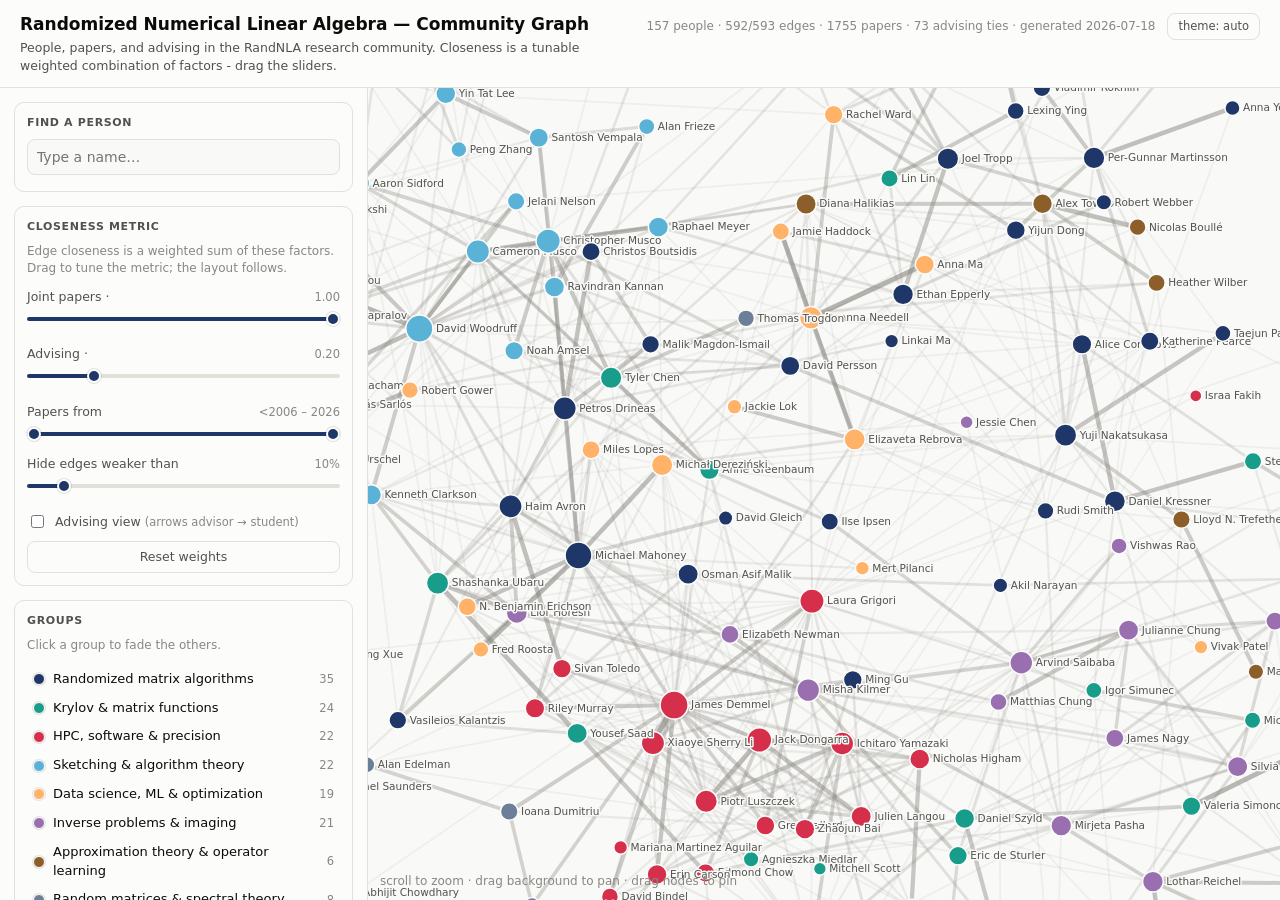
<file: docs/index.html>
<!DOCTYPE html>
<html lang="en">
<head>
<meta charset="utf-8">
<meta name="viewport" content="width=device-width, initial-scale=1">
<title>RandNLA Community Graph</title>
<link rel="icon" href="data:image/svg+xml,%3Csvg xmlns='http://www.w3.org/2000/svg' viewBox='0 0 100 100'%3E%3Ctext y='.9em' font-size='90'%3E%F0%9F%95%B8%3C/text%3E%3C/svg%3E">
<link rel="stylesheet" href="style.css">
<script>
  // apply the stored theme before first paint to avoid a flash
  const t = localStorage.getItem("nla-theme");
  if (t === "light" || t === "dark") document.documentElement.dataset.theme = t;
</script>
</head>
<body>
<div id="loader" aria-live="polite">
  <div class="spinner" aria-hidden="true"></div>
  <div>Loading the community graph…</div>
</div>
<div id="layout" class="booting">
  <header id="topbar">
    <div>
      <h1 id="title">Community Graph</h1>
      <p id="subtitle"></p>
    </div>
    <div id="topbar-right">
      <div id="stats" class="muted"></div>
      <button id="theme-toggle" class="ghost-btn"></button>
    </div>
  </header>

  <aside id="sidebar">
    <div id="sidebar-close-row">
      <button id="sidebar-close" class="ghost-btn">Done — show the graph</button>
    </div>
    <section class="panel">
      <label class="panel-heading" for="search">Find a person</label>
      <input id="search" type="search" placeholder="Type a name…" autocomplete="off">
      <div id="search-results"></div>
    </section>

    <section class="panel">
      <h2 class="panel-heading">Closeness metric</h2>
      <p class="hint">Edge closeness is a weighted sum of these factors.
        Drag to tune the metric; the layout follows.</p>
      <div id="weight-sliders"></div>
      <div class="slider-row" id="years-row">
        <div class="slider-label">
          <span>Papers from</span>
          <span class="slider-value" id="years-value"></span>
        </div>
        <div class="dual-range">
          <div class="track"></div>
          <div class="track-fill" id="years-fill"></div>
          <input id="year-start" type="range" aria-label="First year">
          <input id="year-stop" type="range" aria-label="Last year">
        </div>
      </div>
      <div class="slider-row" id="threshold-row">
        <div class="slider-label">
          <span>Hide edges weaker than</span>
          <span class="slider-value" id="threshold-value">10%</span>
        </div>
        <input id="threshold" type="range" min="0" max="1" step="0.01" value="0.1">
      </div>
      <label class="check-row">
        <input type="checkbox" id="advising-toggle">
        <span>Advising view <span class="hint-inline">(arrows advisor → student)</span></span>
      </label>
      <button id="reset-weights" class="ghost-btn">Reset weights</button>
    </section>

    <section class="panel">
      <h2 class="panel-heading">Groups</h2>
      <p class="hint">Click a group to fade the others.</p>
      <div id="legend"></div>
    </section>

    <section class="panel">
      <label class="panel-heading" for="topic-search">Filter by topic</label>
      <input id="topic-search" type="search" autocomplete="off"
             placeholder="Find a topic…">
      <div id="topic-chips"></div>
      <div id="topic-count" class="hint" style="margin:6px 0 0"></div>
      <button id="topic-clear" class="ghost-btn" style="margin-top:8px" hidden>Clear topics</button>
    </section>

    <section class="panel">
      <details id="people-list-details">
        <summary class="panel-heading">All people</summary>
        <div id="people-list"></div>
      </details>
    </section>

    <p id="disclaimer" class="hint">
      This visualization was generated with Claude (Anthropic). The data —
      people, papers, advising relations, photos, and topic tags — was
      collected and curated by AI from public sources (DBLP, Google Scholar,
      homepages, workshop pages) and may contain errors or omissions.
      Closeness reflects tracked papers only. Don't cite it; verify against
      primary sources, and send corrections to the YAML files in
      <code>data/</code>.
    </p>

    <section class="panel" id="bonus-panel" hidden>
      <h2 class="panel-heading">Bonus closeness metric</h2>
      <div id="bonus-sliders"></div>
    </section>
  </aside>

  <main id="graph-wrap">
    <svg id="graph" role="img" aria-label="Force-directed graph of the research community"></svg>
    <div id="tooltip" hidden></div>
    <div id="zoom-hint" class="muted">scroll to zoom · drag background to pan · drag nodes to pin</div>
    <button id="sidebar-open">Search &amp; filters</button>
  </main>

  <aside id="details" hidden>
    <button id="details-close" aria-label="Close details">×</button>
    <div id="details-body"></div>
  </aside>
</div>

<script src="lib/d3.v7.min.js"></script>
<script src="app.js"></script>
<script>
    window.goatcounter = {
        path: function(p) { return location.host + p }
    }
</script>
<script data-goatcounter="https://tchen01.goatcounter.com/count"
        async src="//gc.zgo.at/count.js"></script>
</body>
</html>
</file>
<file: docs/style.css>
/* Palette tokens (validated light + dark, see README). */
:root {
  color-scheme: light;
  --surface-1: #fcfcfb;
  --page: #f9f9f7;
  --text-primary: #0b0b0b;
  --text-secondary: #52514e;
  --muted: #898781;
  --hairline: #e1e0d9;
  --border: rgba(11, 11, 11, 0.10);
  --accent: #1e3668;
  /* user palette C1-C5 + derived companion purple for the 6th group */
  --series-1: #1e3668;
  --series-2: #199d8b;
  --series-3: #d52f4c;
  --series-4: #5ab2d6;
  --series-5: #ffb268;
  --series-6: #9a6fb0;
  --series-7: #8c5e2a;
  --series-8: #6b7f99;
  --edge: #898781;
}
/* dark values apply from the OS setting unless the toggle forces light,
   and always when the toggle forces dark */
@media (prefers-color-scheme: dark) {
  :root:not([data-theme="light"]) {
    color-scheme: dark;
    --surface-1: #1a1a19;
    --page: #0d0d0d;
    --text-primary: #ffffff;
    --text-secondary: #c3c2b7;
    --muted: #898781;
    --hairline: #2c2c2a;
    --border: rgba(255, 255, 255, 0.10);
    --accent: #5ab2d6;
    /* user palette stepped for the dark surface (navy brightened) */
    --series-1: #4a72c8;
    --series-2: #199d8b;
    --series-3: #d52f4c;
    --series-4: #5ab2d6;
    --series-5: #ffb268;
    --series-6: #a982c8;
    --series-7: #b07a45;
    --series-8: #8fa1bd;
  }
}
:root[data-theme="dark"] {
  color-scheme: dark;
  --surface-1: #1a1a19;
  --page: #0d0d0d;
  --text-primary: #ffffff;
  --text-secondary: #c3c2b7;
  --muted: #898781;
  --hairline: #2c2c2a;
  --border: rgba(255, 255, 255, 0.10);
  --accent: #5ab2d6;
  --series-1: #4a72c8;
  --series-2: #199d8b;
  --series-3: #d52f4c;
  --series-4: #5ab2d6;
  --series-5: #ffb268;
  --series-6: #a982c8;
  --series-7: #b07a45;
  --series-8: #8fa1bd;
}

* { box-sizing: border-box; }

html, body {
  margin: 0;
  height: 100%;
  background: var(--page);
  color: var(--text-primary);
  font: 14px/1.45 system-ui, -apple-system, "Segoe UI", sans-serif;
}

#layout {
  display: grid;
  grid-template-columns: 368px 1fr;
  grid-template-rows: auto 1fr;
  grid-template-areas: "topbar topbar" "sidebar graph";
  height: 100%;
}

/* ---- top bar ---- */
#topbar {
  grid-area: topbar;
  display: flex;
  justify-content: space-between;
  align-items: baseline;
  gap: 16px;
  padding: 12px 20px;
  border-bottom: 1px solid var(--hairline);
  background: var(--surface-1);
}
#topbar h1 { margin: 0; font-size: 17px; font-weight: 650; }
#topbar-right { display: flex; align-items: center; gap: 12px; flex: none; }
#theme-toggle { width: auto; padding: 4px 10px; font-size: 11.5px; white-space: nowrap; }
#subtitle { margin: 2px 0 0; font-size: 12.5px; color: var(--text-secondary); max-width: 72ch; }
.muted { color: var(--muted); font-size: 12px; }

/* ---- loading state ---- */
/* the whole layout stays hidden until the app finishes building, so nothing
   pops in piecemeal; the loader paints immediately from static HTML/CSS */
#layout.booting { visibility: hidden; }
#loader {
  position: fixed;
  inset: 0;
  display: flex;
  flex-direction: column;
  align-items: center;
  justify-content: center;
  gap: 14px;
  background: var(--page);
  color: var(--muted);
  font-size: 13px;
  z-index: 100;
}
#loader .spinner {
  width: 34px;
  height: 34px;
  border-radius: 50%;
  border: 3px solid var(--hairline);
  border-top-color: var(--accent);
  animation: spin 0.9s linear infinite;
  will-change: transform; /* own compositor layer: keeps spinning while JS blocks */
}
@keyframes spin { to { transform: rotate(360deg); } }
@keyframes pulse { 50% { opacity: 0.35; } }
@media (prefers-reduced-motion: reduce) {
  /* no rotation: a plain square box pulsing gently */
  #loader .spinner {
    width: 26px;
    height: 26px;
    border: 0;
    border-radius: 3px;
    background: var(--accent);
    animation: pulse 1.6s ease-in-out infinite;
  }
}

/* ---- sidebar ---- */
#sidebar {
  grid-area: sidebar;
  overflow-y: auto;
  padding: 14px;
  border-right: 1px solid var(--hairline);
  background: var(--surface-1);
  display: flex;
  flex-direction: column;
  gap: 14px;
}
.panel { border: 1px solid var(--hairline); border-radius: 10px; padding: 12px; }
.panel-heading {
  display: block;
  margin: 0 0 8px;
  font-size: 11px;
  font-weight: 650;
  letter-spacing: 0.06em;
  text-transform: uppercase;
  color: var(--text-secondary);
}
details > .panel-heading, summary.panel-heading { cursor: pointer; margin-bottom: 0; }
details[open] > summary.panel-heading { margin-bottom: 8px; }
.hint { margin: 0 0 10px; font-size: 12px; color: var(--muted); }
#disclaimer { margin: 0; padding: 0 4px 8px; font-size: 11px; line-height: 1.5; }
#disclaimer code { font-size: 10.5px; }

/* search */
#search, #topic-search {
  width: 100%;
  padding: 7px 9px;
  border: 1px solid var(--hairline);
  border-radius: 8px;
  background: var(--page);
  color: var(--text-primary);
  font: inherit;
}
#search:focus, #topic-search:focus { outline: 2px solid var(--accent); outline-offset: 1px; }
#search-results { margin-top: 4px; }
.search-hit {
  display: block;
  width: 100%;
  text-align: left;
  padding: 5px 8px;
  border: 0;
  border-radius: 6px;
  background: none;
  color: var(--text-primary);
  font: inherit;
  cursor: pointer;
}
.search-hit:hover { background: var(--hairline); }
.search-hit .aff { color: var(--muted); font-size: 11.5px; }

/* sliders */
.slider-row { margin-bottom: 10px; }
.slider-label {
  display: flex;
  justify-content: space-between;
  align-items: baseline;
  font-size: 12.5px;
  color: var(--text-secondary);
}
.slider-label .fname { cursor: help; }
.slider-value {
  font-variant-numeric: tabular-nums;
  color: var(--muted);
  font-size: 11.5px;
}
/* single sliders share the dual-range look: 4px track, round accent thumb,
   filled progress (via the --fill custom property set from JS) */
input[type="range"]:not(.dual-range input) {
  width: 100%;
  height: 22px;
  margin: 2px 0 0;
  -webkit-appearance: none;
  appearance: none;
  background: none;
}
input[type="range"]:not(.dual-range input)::-webkit-slider-runnable-track {
  height: 4px;
  border-radius: 2px;
  background: linear-gradient(to right,
    var(--accent) var(--fill, 0%), var(--hairline) var(--fill, 0%));
}
input[type="range"]:not(.dual-range input)::-webkit-slider-thumb {
  -webkit-appearance: none;
  appearance: none;
  width: 14px; height: 14px; margin-top: -5px; border-radius: 50%;
  background: var(--accent); border: 2px solid var(--surface-1);
  box-shadow: 0 0 0 1px var(--border); cursor: pointer;
}
input[type="range"]:not(.dual-range input)::-moz-range-track {
  height: 4px; border-radius: 2px; background: var(--hairline);
}
input[type="range"]:not(.dual-range input)::-moz-range-progress {
  height: 4px; border-radius: 2px; background: var(--accent);
}
input[type="range"]:not(.dual-range input)::-moz-range-thumb {
  width: 12px; height: 12px; border-radius: 50%;
  background: var(--accent); border: 2px solid var(--surface-1);
  box-shadow: 0 0 0 1px var(--border); cursor: pointer;
}

/* dual-thumb range: two overlaid inputs on one visual track */
.dual-range { position: relative; height: 22px; margin-top: 2px; }
.dual-range .track, .dual-range .track-fill {
  position: absolute; top: 50%; height: 4px; transform: translateY(-50%);
  border-radius: 2px; pointer-events: none;
}
.dual-range .track { left: 0; right: 0; background: var(--hairline); }
.dual-range .track-fill { background: var(--accent); }
.dual-range input[type="range"] {
  position: absolute; inset: 0; width: 100%; height: 100%; margin: 0;
  -webkit-appearance: none; appearance: none; background: none;
  pointer-events: none;
}
.dual-range input[type="range"]::-webkit-slider-runnable-track {
  background: transparent; height: 100%;
}
.dual-range input[type="range"]::-webkit-slider-thumb {
  -webkit-appearance: none; appearance: none; pointer-events: auto;
  width: 14px; height: 14px; margin-top: 4px; border-radius: 50%;
  background: var(--accent); border: 2px solid var(--surface-1);
  box-shadow: 0 0 0 1px var(--border); cursor: pointer;
}
.dual-range input[type="range"]::-moz-range-track { background: transparent; }
.dual-range input[type="range"]::-moz-range-thumb {
  pointer-events: auto; width: 12px; height: 12px; border-radius: 50%;
  background: var(--accent); border: 2px solid var(--surface-1);
  box-shadow: 0 0 0 1px var(--border); cursor: pointer;
}
.ghost-btn {
  width: 100%;
  padding: 6px;
  border: 1px solid var(--hairline);
  border-radius: 8px;
  background: none;
  color: var(--text-secondary);
  font: inherit;
  font-size: 12.5px;
  cursor: pointer;
}
.ghost-btn:hover { background: var(--hairline); }

/* legend */
.legend-row {
  display: flex;
  align-items: center;
  gap: 8px;
  width: 100%;
  padding: 5px 6px;
  border: 0;
  border-radius: 6px;
  background: none;
  color: var(--text-primary);
  font: inherit;
  font-size: 13px;
  cursor: pointer;
  text-align: left;
}
.legend-row:hover { background: var(--hairline); }
.legend-row.dimmed { opacity: 0.35; }
.swatch {
  width: 12px; height: 12px;
  border-radius: 50%;
  border: 1.5px solid var(--surface-1);
  box-shadow: 0 0 0 1px var(--border);
  flex: none;
}
.legend-count { margin-left: auto; color: var(--muted); font-size: 11.5px; }

/* people list (table view) */
#people-list { max-height: 320px; overflow-y: auto; }
.person-row {
  display: flex;
  align-items: baseline;
  gap: 7px;
  width: 100%;
  padding: 4px 6px;
  border: 0;
  border-radius: 6px;
  background: none;
  color: var(--text-primary);
  font: inherit;
  font-size: 12.5px;
  cursor: pointer;
  text-align: left;
}
.person-row:hover { background: var(--hairline); }
.person-row .swatch { width: 9px; height: 9px; align-self: center; }
.person-row .aff { color: var(--muted); font-size: 11px; margin-left: auto; text-align: right; }

/* ---- graph ---- */
#graph-wrap { grid-area: graph; position: relative; overflow: hidden; }
#graph { width: 100%; height: 100%; display: block; background: var(--page); cursor: grab; }
#graph:active { cursor: grabbing; }
#zoom-hint { position: absolute; left: 12px; bottom: 10px; pointer-events: none; }

.node circle {
  stroke: var(--surface-1);
  stroke-width: 1.5px;
  cursor: pointer;
}
.node text {
  font-size: 10.5px;
  fill: var(--text-secondary);
  paint-order: stroke;
  stroke: var(--page);
  stroke-width: 3px;
  stroke-linejoin: round;
  pointer-events: none;
}
.node.selected circle { stroke: var(--text-primary); stroke-width: 2.5px; }
.node.pinned circle { stroke-dasharray: 2 1.5; }

.link { stroke: var(--edge); stroke-linecap: round; }
.link-hit { stroke: transparent; stroke-width: 12px; cursor: pointer; }
.link.selected { stroke: var(--text-primary); }

.faded { opacity: 0.12; }

/* ---- tooltip ---- */
#tooltip {
  position: absolute;
  pointer-events: none;
  background: var(--surface-1);
  border: 1px solid var(--hairline);
  border-radius: 8px;
  box-shadow: 0 4px 14px rgba(0, 0, 0, 0.12);
  padding: 7px 10px;
  font-size: 12.5px;
  max-width: 260px;
  z-index: 10;
}
#tooltip .tt-title { font-weight: 600; }
#tooltip .tt-sub { color: var(--text-secondary); font-size: 11.5px; }

/* ---- details panel ---- */
#details {
  position: absolute;
  top: calc(49px + 12px);
  right: 12px;
  width: 330px;
  max-height: calc(100% - 49px - 24px);
  overflow-y: auto;
  background: var(--surface-1);
  border: 1px solid var(--hairline);
  border-radius: 12px;
  box-shadow: 0 8px 28px rgba(0, 0, 0, 0.14);
  padding: 16px;
  z-index: 5;
}
#details-close {
  position: absolute;
  top: 8px; right: 10px;
  border: 0;
  background: none;
  color: var(--muted);
  font-size: 18px;
  cursor: pointer;
  line-height: 1;
  padding: 4px;
}
#details-close:hover { color: var(--text-primary); }
#details h2 { margin: 0 0 2px; font-size: 16px; }
#details h3 {
  margin: 14px 0 6px;
  font-size: 11px;
  font-weight: 650;
  letter-spacing: 0.06em;
  text-transform: uppercase;
  color: var(--text-secondary);
}
#details .aff { color: var(--text-secondary); font-size: 13px; }
#details a { color: var(--accent); text-decoration: none; }
#details a:hover { text-decoration: underline; }
#details .chip {
  display: inline-block;
  padding: 1px 8px;
  border: 1px solid var(--hairline);
  border-radius: 999px;
  font-size: 11.5px;
  color: var(--text-secondary);
  margin: 2px 3px 0 0;
}
#details .notes { font-size: 13px; color: var(--text-primary); margin: 6px 0 0; white-space: pre-wrap; }
.conn-row {
  display: flex;
  align-items: center;
  gap: 8px;
  width: 100%;
  padding: 5px 6px;
  border: 0;
  border-radius: 6px;
  background: none;
  color: var(--text-primary);
  font: inherit;
  font-size: 13px;
  cursor: pointer;
  text-align: left;
}
.conn-row:hover { background: var(--hairline); }
.conn-bar-wrap { margin-left: auto; width: 64px; height: 4px; border-radius: 2px; background: var(--hairline); flex: none; }
.conn-bar { display: block; height: 100%; border-radius: 2px; background: var(--accent); }

/* photo, advising, papers */
#details .photo {
  float: right;
  width: 78px;
  height: 78px;
  object-fit: cover;
  border-radius: 10px;
  border: 1px solid var(--hairline);
  margin: 0 0 8px 10px;
}
#details ul.plain { list-style: none; margin: 4px 0; padding: 0; }
#details ul.plain li { padding: 2px 0; }
#details ul.papers { margin: 4px 0; padding-left: 18px; font-size: 12.5px; }
#details ul.papers li { margin-bottom: 7px; }
.paper-authors { color: var(--muted); font-size: 11.5px; }
.paper-authors a { color: var(--text-secondary); }

.check-row {
  display: flex;
  align-items: center;
  gap: 8px;
  font-size: 12.5px;
  color: var(--text-secondary);
  margin: 2px 0 10px;
  cursor: pointer;
}
.check-row input { accent-color: var(--accent); }

/* topic filter chips */
#topic-chips { margin-top: 8px; max-height: 190px; overflow-y: auto; }
.topic-chip {
  display: inline-block;
  margin: 0 4px 5px 0;
  padding: 2px 9px;
  border: 1px solid var(--hairline);
  border-radius: 999px;
  background: none;
  color: var(--text-secondary);
  font: inherit;
  font-size: 11.5px;
  cursor: pointer;
}
.topic-chip:hover { background: var(--hairline); }
.topic-chip.on {
  border-color: var(--accent);
  background: color-mix(in srgb, var(--accent) 14%, transparent);
  color: var(--text-primary);
}
.chip-count { color: var(--muted); font-size: 10.5px; }
.hint-inline { color: var(--muted); font-size: 11.5px; }

.link.advising { stroke: var(--accent); }
.link.subthreshold { stroke-dasharray: 4 3; }

/* factor table in edge details */
.factor-table { width: 100%; border-collapse: collapse; font-size: 12.5px; }
.factor-table td, .factor-table th {
  padding: 4px 6px;
  border-bottom: 1px solid var(--hairline);
  text-align: left;
}
.factor-table th { color: var(--text-secondary); font-weight: 600; font-size: 11.5px; }
.factor-table td.num { text-align: right; font-variant-numeric: tabular-nums; white-space: nowrap; }
.factor-table tr.zero td { color: var(--muted); }
.factor-table tfoot td { font-weight: 650; border-bottom: 0; }

/* ---- mobile (kept last so it overrides the desktop rules above) ---- */
#sidebar-close-row { display: none; }
#sidebar-open { display: none; }

@media (max-width: 720px) {
  #layout {
    grid-template-columns: 1fr;
    grid-template-areas: "topbar" "graph";
  }
  #subtitle, #stats, #zoom-hint { display: none; }
  #topbar { padding: 10px 14px; }

  /* sidebar becomes a full-screen slide-up sheet */
  #sidebar {
    position: fixed;
    inset: 0;
    z-index: 40;
    border-right: 0;
    transform: translateY(100%);
    transition: transform 0.25s ease;
    padding-bottom: 32px;
  }
  #sidebar.open { transform: translateY(0); }
  #sidebar-close-row {
    display: block;
    position: sticky;
    top: -14px;
    margin: -14px -14px 0;
    padding: 12px 14px;
    background: var(--surface-1);
    border-bottom: 1px solid var(--hairline);
    z-index: 1;
  }

  #sidebar-open {
    display: block;
    position: fixed;
    left: 50%;
    transform: translateX(-50%);
    bottom: 16px;
    z-index: 30;
    padding: 11px 20px;
    border: 0;
    border-radius: 999px;
    background: var(--accent);
    color: #fff;
    font: inherit;
    font-size: 14px;
    box-shadow: 0 6px 18px rgba(0, 0, 0, 0.25);
    cursor: pointer;
  }

  /* details panel becomes a bottom sheet, above the fab */
  #details {
    top: auto;
    left: 10px;
    right: 10px;
    bottom: 10px;
    width: auto;
    max-height: 62%;
    z-index: 35;
  }
  #topic-chips { max-height: none; }
  #people-list { max-height: none; }
}

/* group-mode radio row */
.mode-row { display: flex; flex-direction: column; gap: 3px; margin: 0 0 8px; font-size: 12.5px; color: var(--text-secondary); }
.mode-row label { display: flex; align-items: center; gap: 6px; cursor: pointer; }
.mode-row input { accent-color: var(--accent); }
</file>
